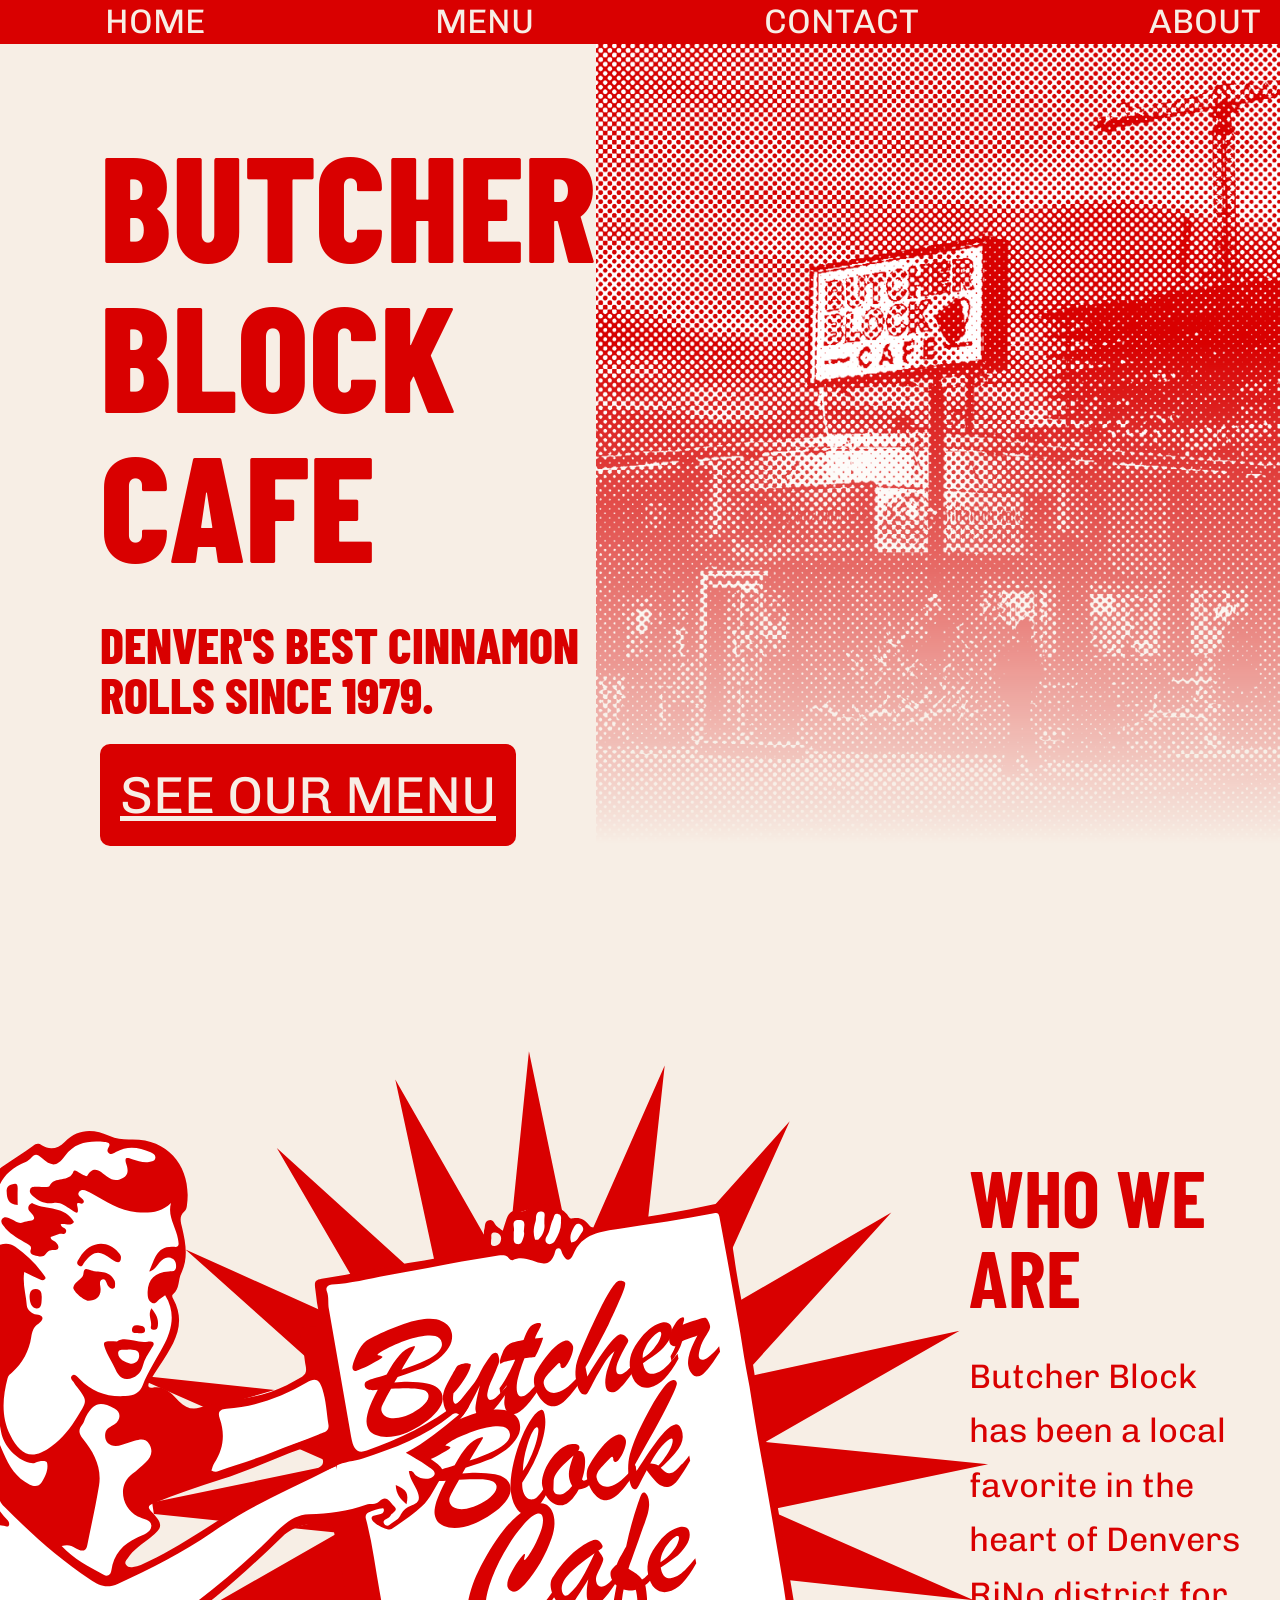
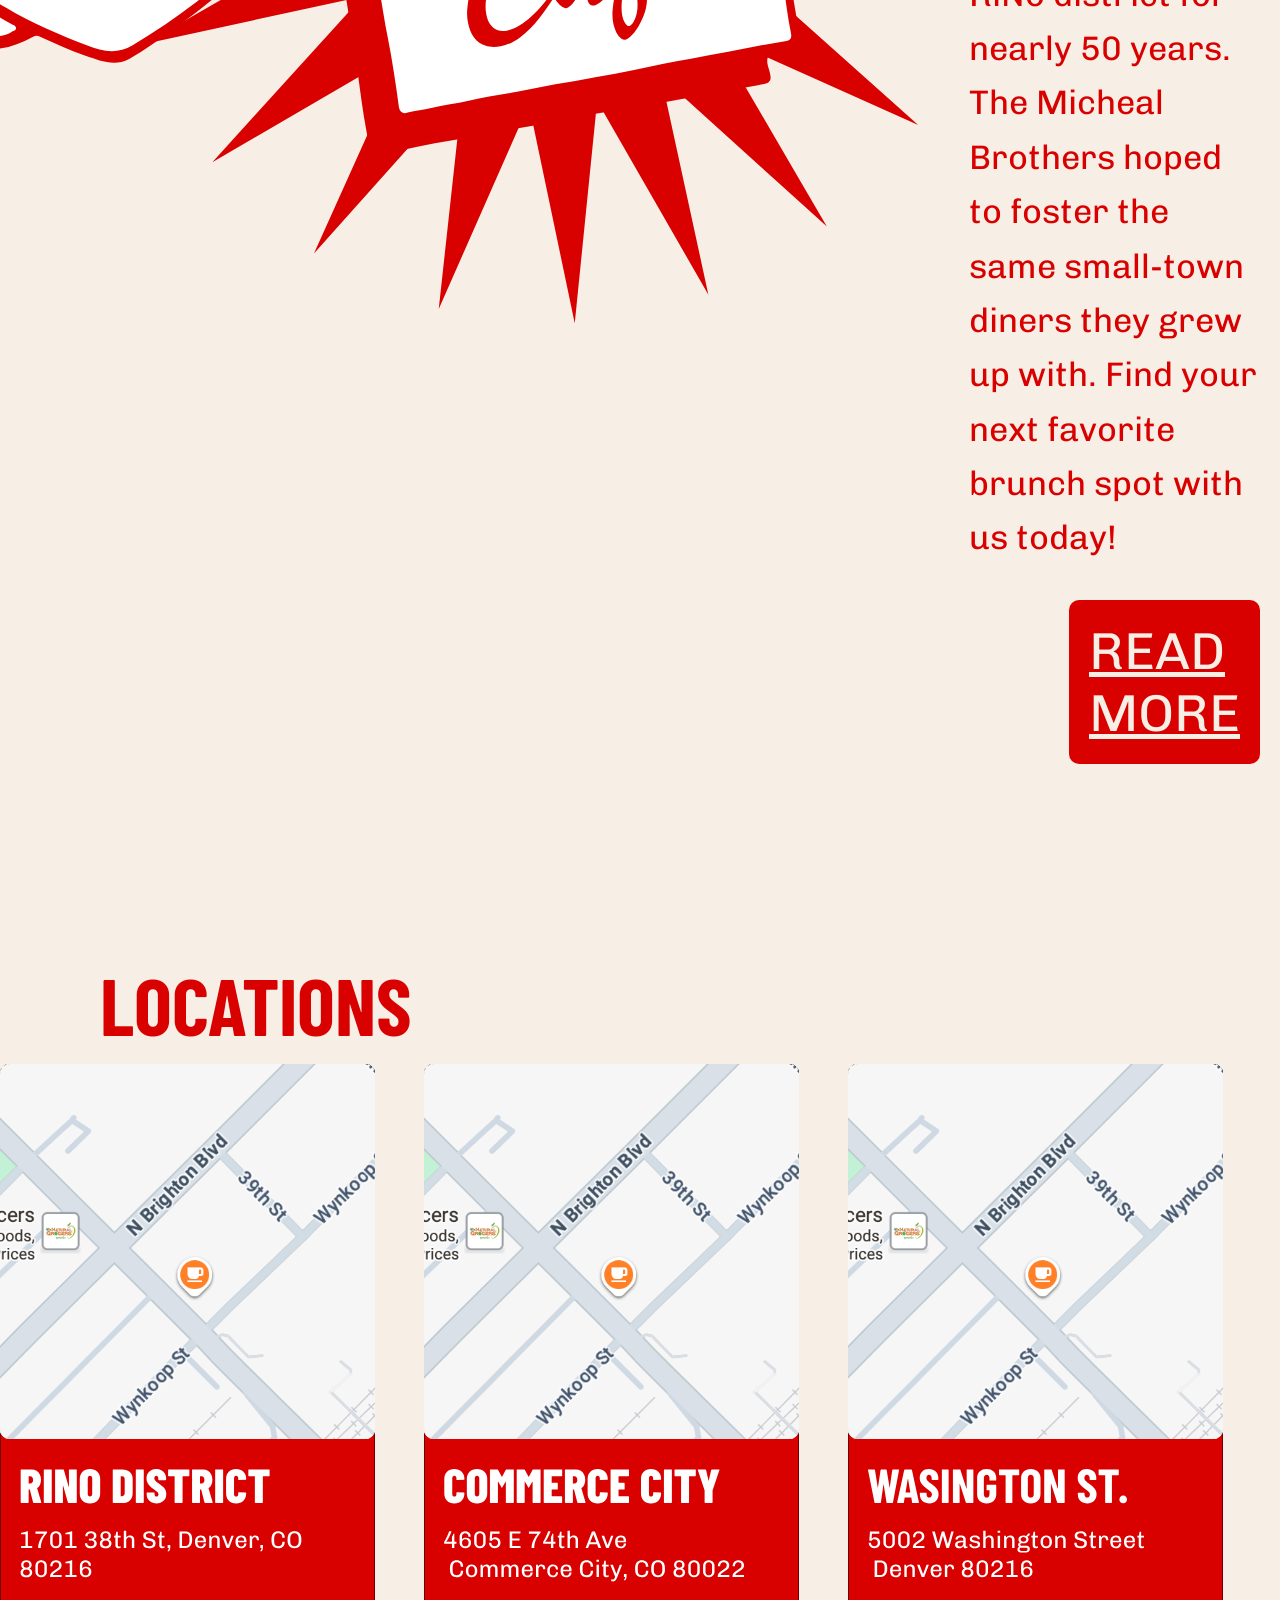
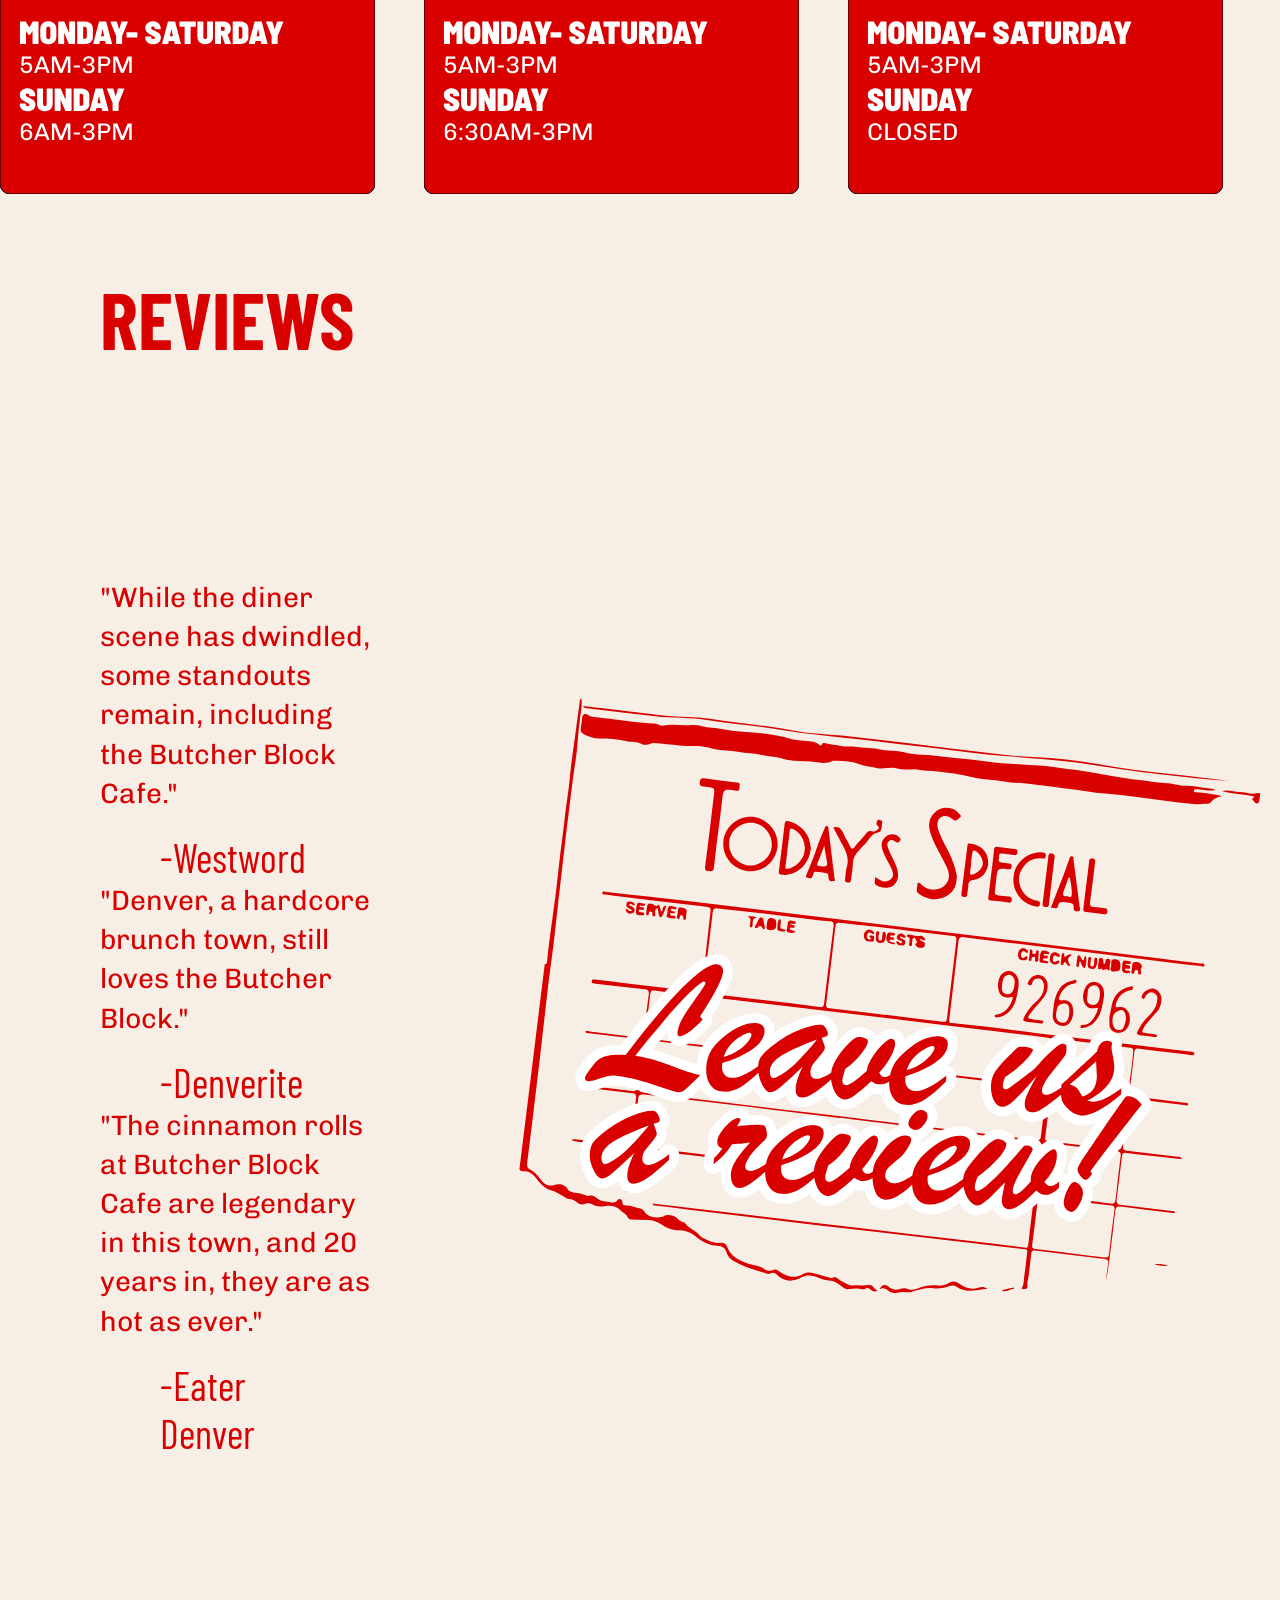
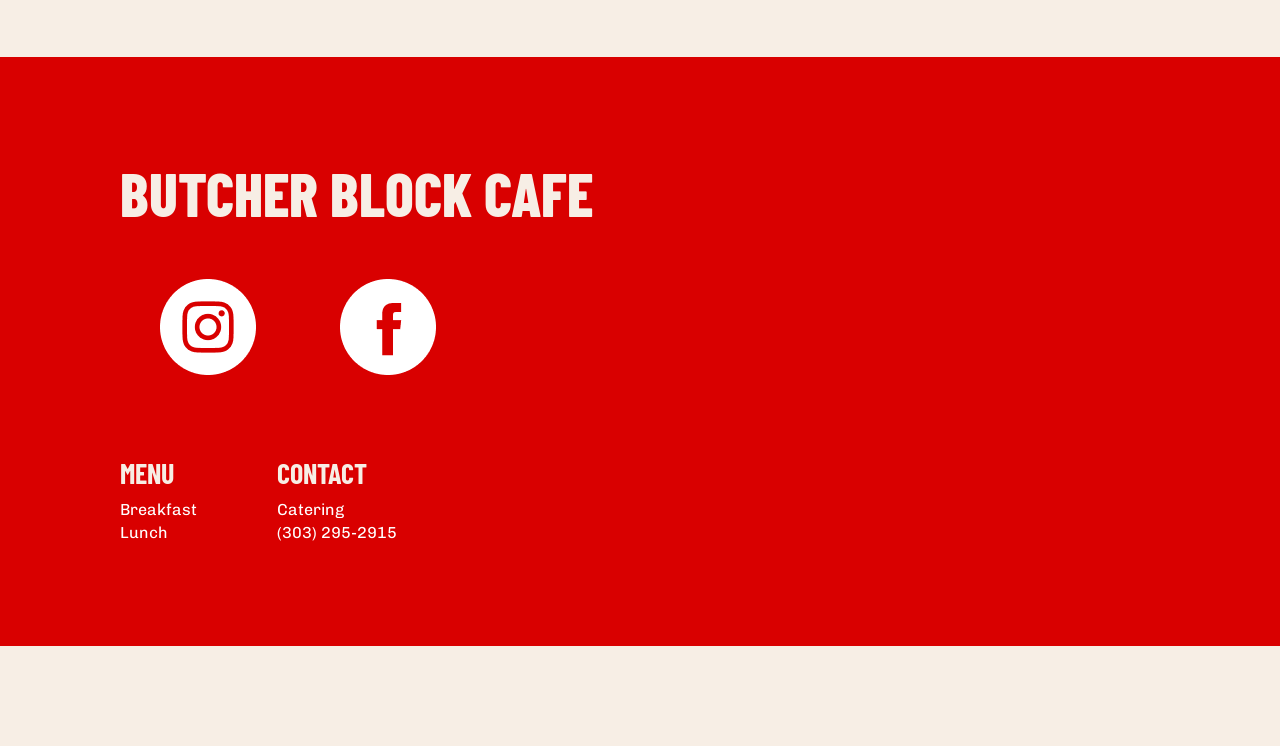
<file: index.html>
<!DOCTYPE html>
<html>
<head>
    <link rel="stylesheet" href="style.css">

    <link rel="preconnect" href="https://fonts.googleapis.com"> 
    <link rel="preconnect" href="https://fonts.gstatic.com" crossorigin>
<link href="https://fonts.googleapis.com/css2?family=Barlow+Condensed:wght@400;800&family=Chivo&family=Kaushan+Script&family=Mea+Culpa&family=Oswald&family=Patua+One&family=Playwrite+IE&family=Roboto+Mono&display=swap" rel="stylesheet">
    <style>
    /* #D90000 DARK RED */
    /* #F7EEE5 CREAM */
    /* #FFFFFF WHITE */
    </style>
</head>

<body>
<div class="navbar">
   <a href="index.html" class="nav-item">HOME</a>
    <a href="menu.html" class="nav-item">MENU</a>
    <div class="nav-item">CONTACT</div>
    <div class="nav-item">ABOUT</div>
</div>
<div class="hero">

    <div class="hero-left">
        <div class="hero-title">
            BUTCHER BLOCK CAFE
        </div>

        <h2 class="Denvers-Best">
            Denver's best cinnamon  <br>rolls since 1979.
        </h2>
    </div>

    <div class="hero-right">
        <img src="img/location_halftone.png" alt="Halftone Location">
    </div>
</div>

<a href="menu.html" class="button-primary">
    SEE OUR MENU
</div>
</a>
<section class="who">

    <div class="who-image">
        <img src="img/Hero.svg" alt="Butcher Block illustration">
    </div>

    <div class="who-content">
        <h2 class="who-title">WHO WE ARE</h2>

 <p class="who-text">
            Butcher Block has been a local favorite in the heart of Denvers RiNo district 
            for nearly 50 years. The Micheal Brothers hoped to foster the same small-town 
            diners they grew up with. Find your next favorite brunch spot with us today!
 </p>

        <a href="#" class="button-primary">READ MORE</a>
    </div>
</section>
<div class="locations-text">
    <h3>LOCATIONS</h3>
</div>
<div class="locations">
    <a href="https://www.google.com/maps/dir//Butcher+Block+Cafe,+1701+38th+St,+Denver,+CO+80216/@39.747584,-105.0017792,14z/data=!4m8!4m7!1m0!1m5!1m1!1s0x876c79059d5c621b:0xc7637fb6ae3ee6a5!2m2!1d-104.9746407!2d39.7725982?entry=ttu&g_ep=EgoyMDI2MDUxMS4wIKXMDSoASAFQAw%3D%3D" class="location-card">
        <img src="img/Group 2.svg" alt="RiNo District">
    </a>
    <a href="https://www.google.com/maps?client=safari&rls=en&oe=UTF-8&um=1&ie=UTF-8&fb=1&gl=us&sa=X&geocode=Kc1scwascGyHMcJJoa6XR1Yz&daddr=4605+E+74th+Ave,+Commerce+City,+CO+80022" class="location-card">
        <img src="img/Group 3.svg" alt="Commerce City">
    </a>
    <a href="https://www.google.com/maps/dir//Butcher+Block+Cafe,+5002+Washington+St,+Denver,+CO+80216/@39.747584,-105.0017792,14z/data=!3m1!4b1!4m8!4m7!1m0!1m5!1m1!1s0x876c79ae5d956b57:0xf9ca8182b907dd20!2m2!1d-104.977919!2d39.7876296?entry=ttu&g_ep=EgoyMDI2MDUxMS4wIKXMDSoASAFQAw%3D%3D" class="location-card">
        <img src="img/Group 4.svg" alt="Washington St">
    </a>
</div>
<section>
<section class="reviews">
 <div class="reviews-text">
    <h3>REVIEWS</h3>
</div>
    <div class="reviews-container">

        <div class="reviews-left">

            <div class="review">
                <p>"While the diner scene has dwindled, some standouts remain, including the Butcher Block Cafe."</p>
                <span>-Westword</span>
            </div>

            <div class="review">
                
                <p>"Denver, a hardcore brunch town, still loves the Butcher Block."</p>
                <span>-Denverite</span>
            </div>

            <div class="review">
                <p>"The cinnamon rolls at Butcher Block Cafe are legendary in this town, and 20 years in, they are as hot as ever."</p>
                <span>-Eater Denver</span>
            </div>

        </div>

        <div class="reviews-right">
            <img src="img/Special.svg" style="transform: rotate(7deg);" alt="Review graphic">
        </div>

    </div>

</section>
    </div>
<footer class="footer">

    <div class="footer-left">
        <section class="footer-title">BUTCHER BLOCK CAFE</section>
          <div class="footer-image">
            <img src="img/Instagram_white-2.png" alt="Leave us a review">
        </div>
          <div class="footer-image">
            <img src="img/Facebook_white.png" alt="Leave us a review">
        </div>
    </div>

    <div class="footer-right">
        
        <div class="info">
        <h4>MENU</h4>
            <p>Breakfast</p>
            <p>Lunch</p>
        </div>

        <div class="info">
     <h4>CONTACT</h4>
            <p>Catering</p>
            <p>(303) 295-2915</p>
        </div>

   
    </div>

</footer>
</div>

</body>
</html>
</file>
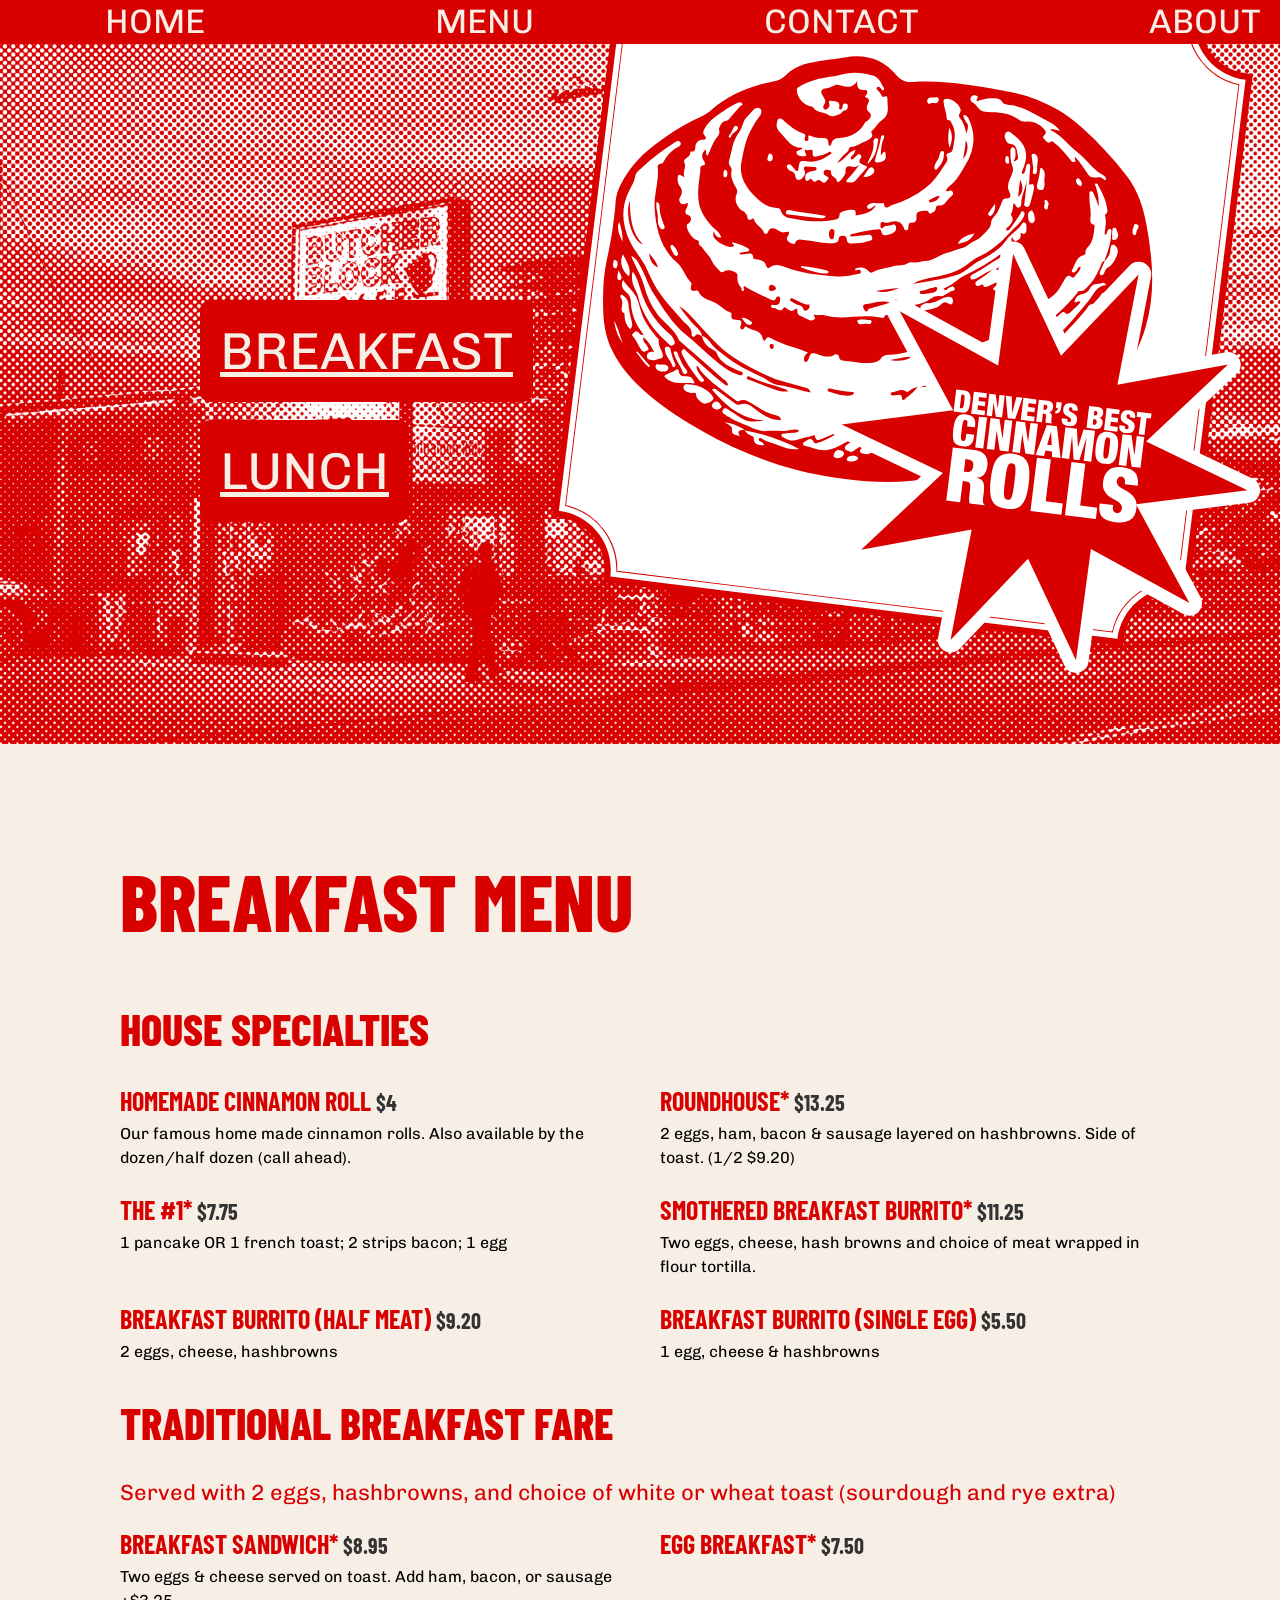
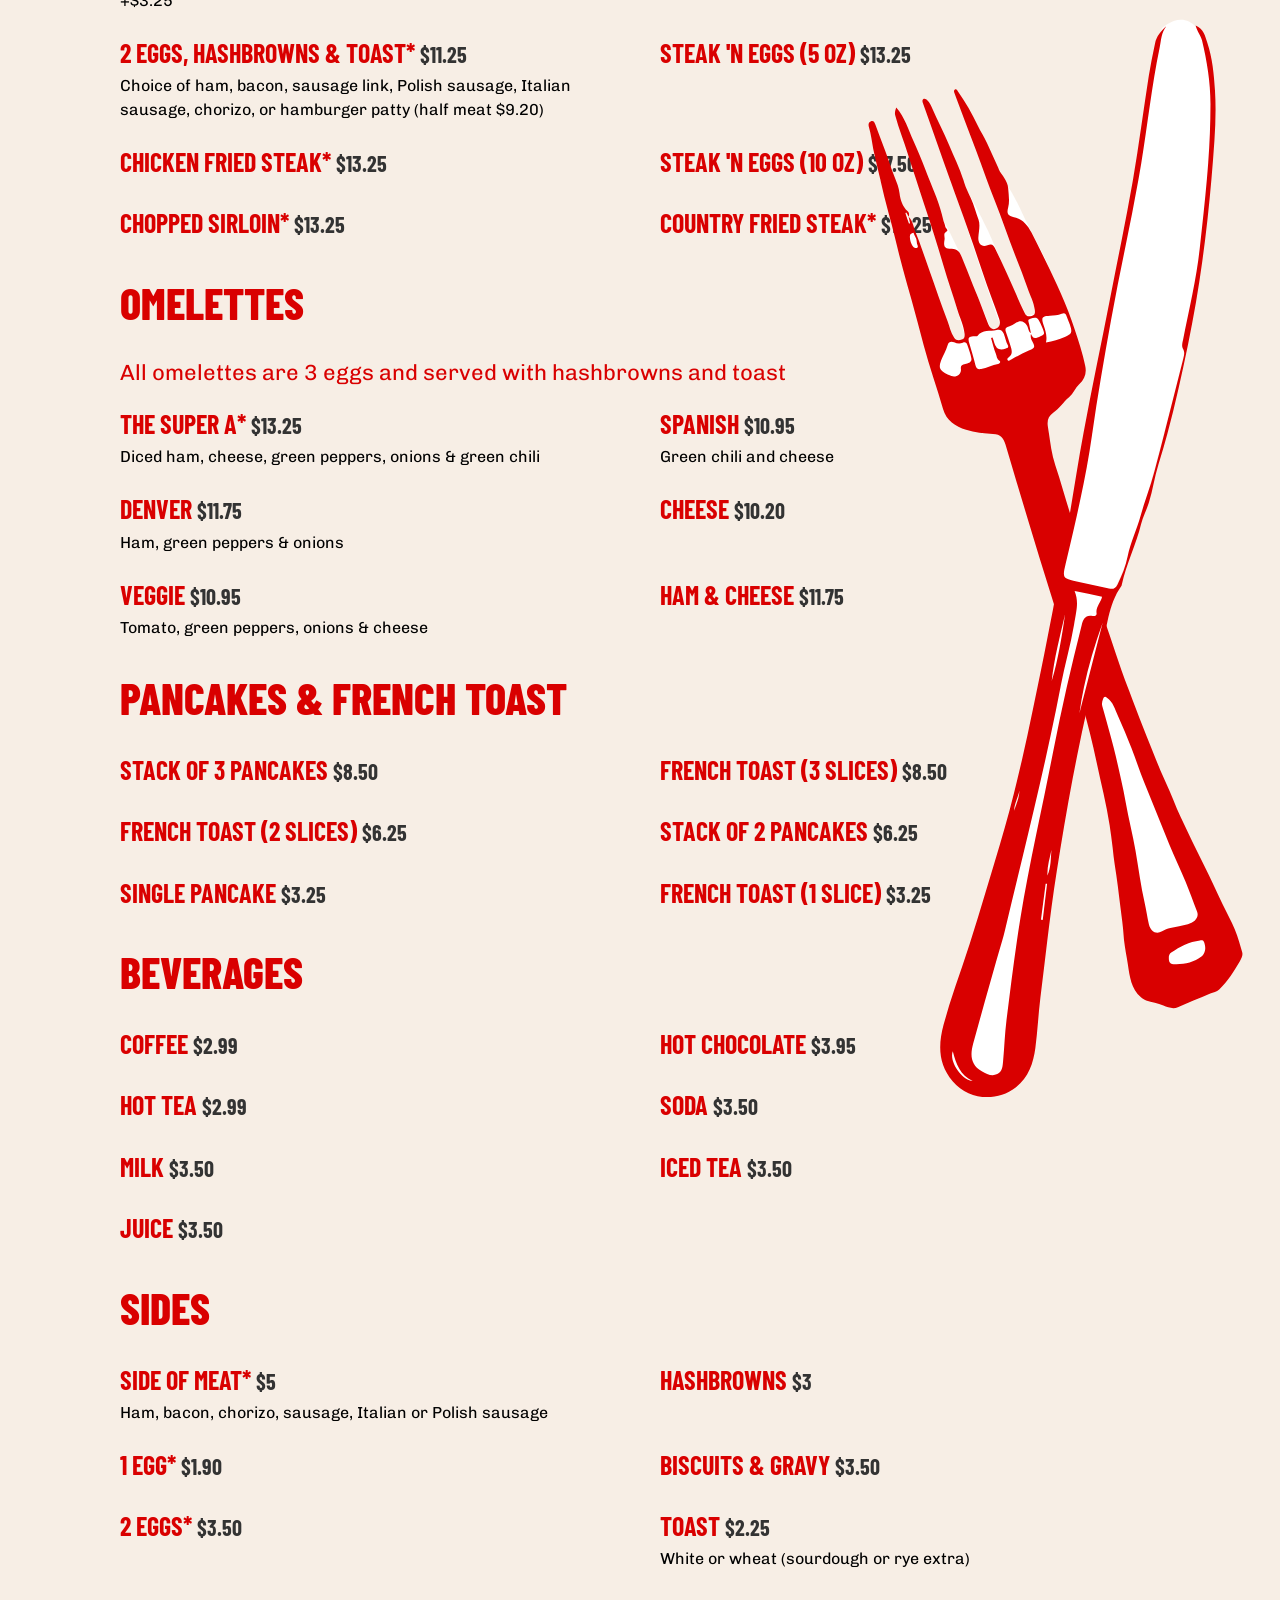
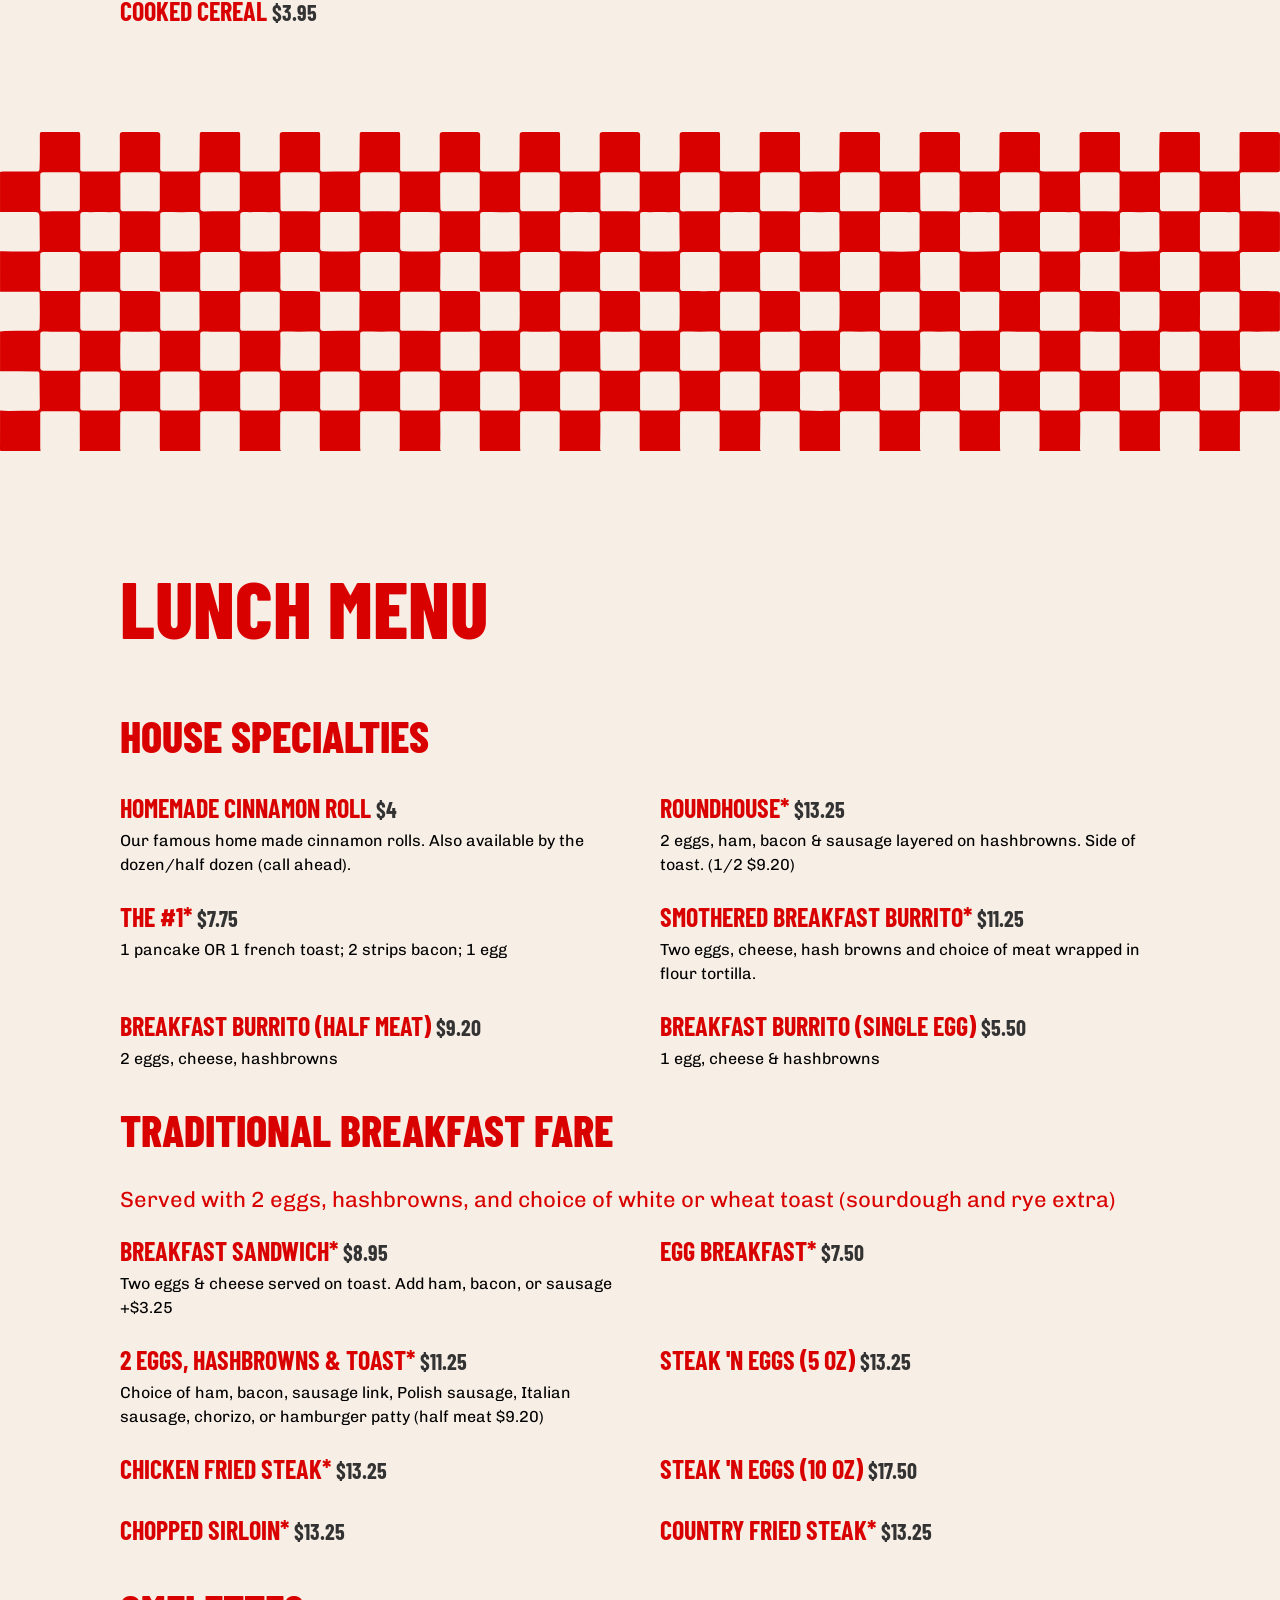
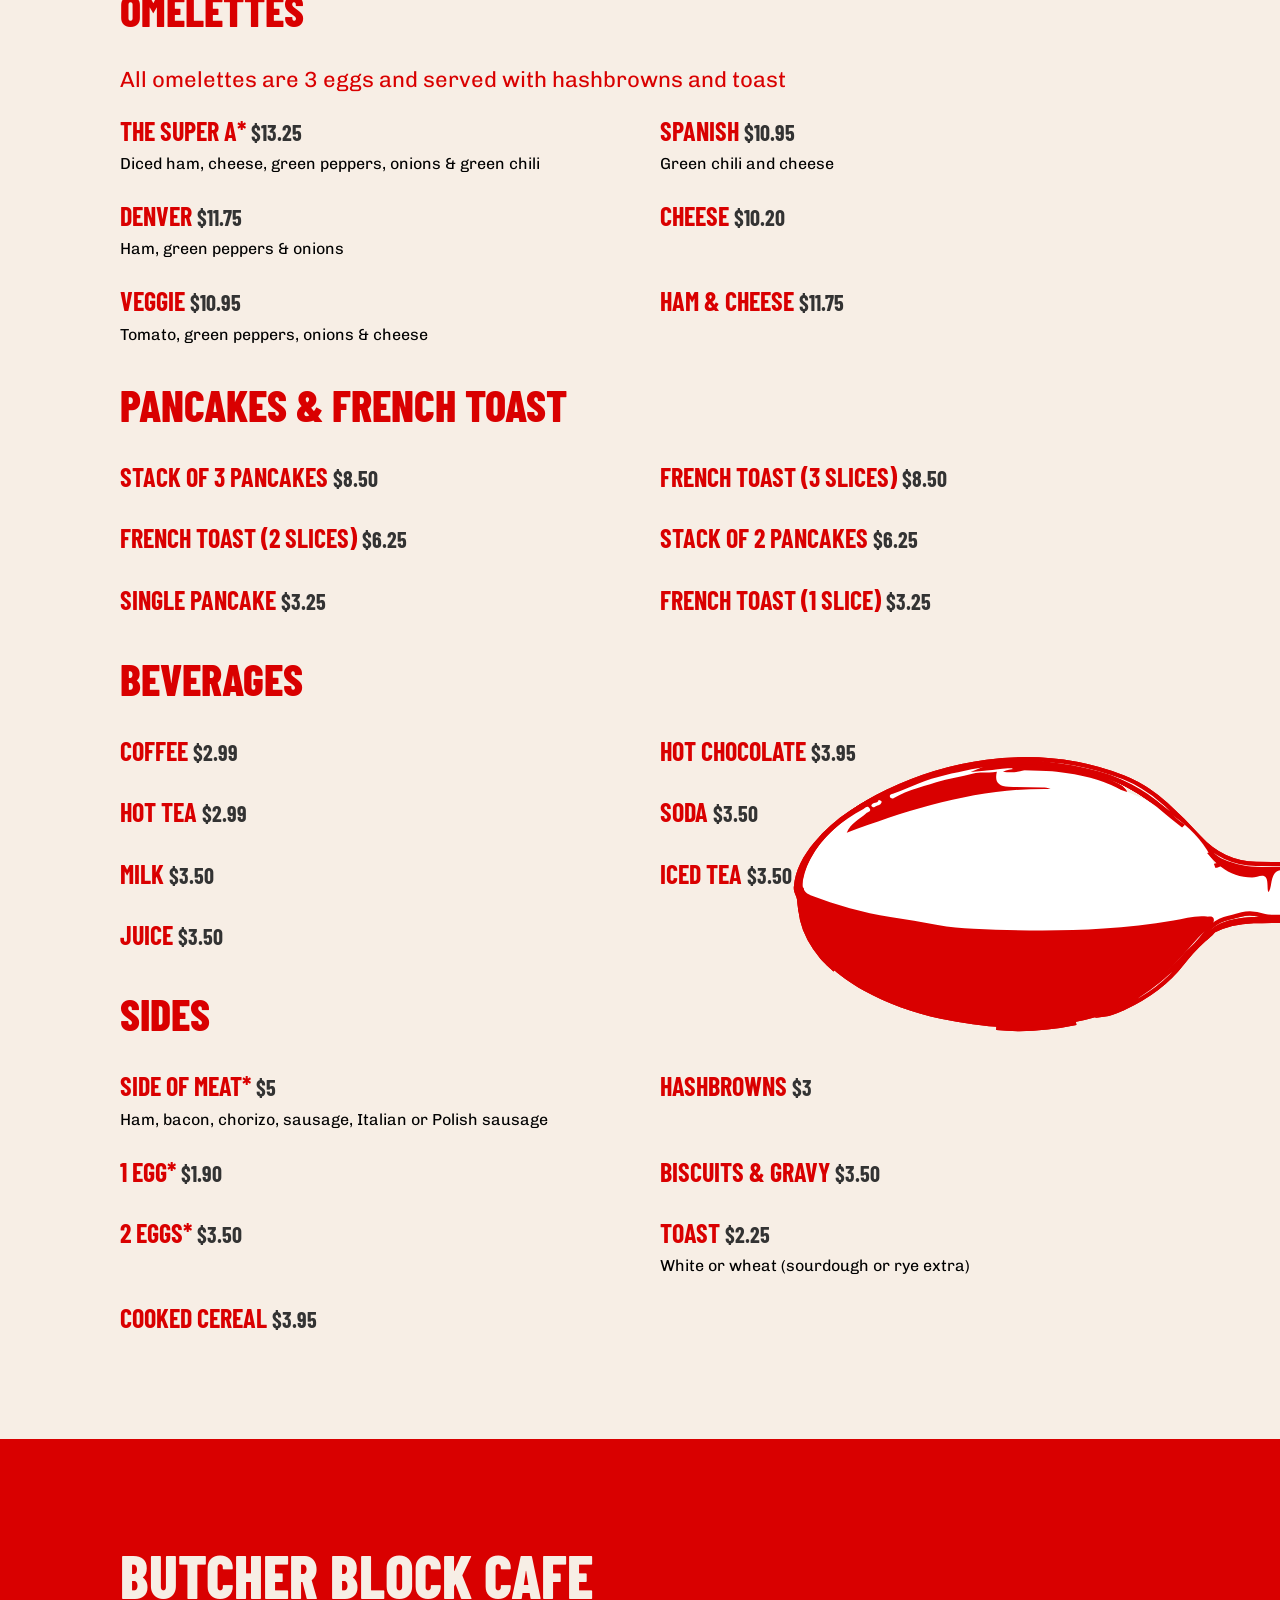
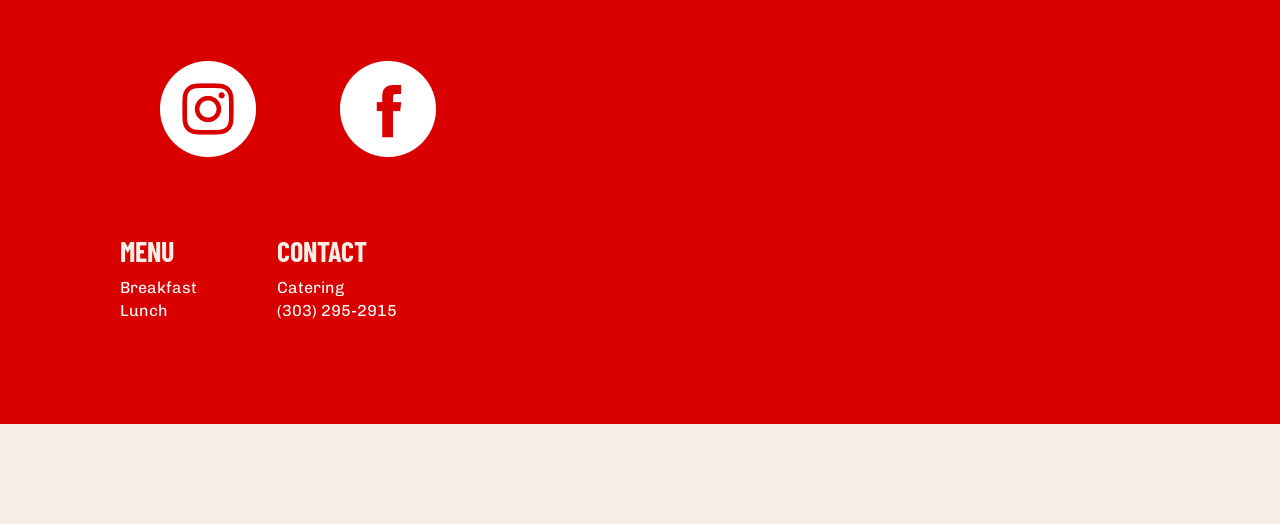
<file: menu.html>
<html>
<head>
    <link rel="stylesheet" href="style.css">
<link rel="preconnect" href="https://fonts.googleapis.com"> 
        <link href="https://fonts.googleapis.com/css2?family=Barlow+Condensed:wght@400;800&family=Chivo&family=Kaushan+Script&family=Mea+Culpa&family=Oswald&family=Patua+One&family=Playwrite+IE&family=Roboto+Mono&display=swap" rel="stylesheet">
<link rel="preconnect" href="https://fonts.gstatic.com" crossorigin>
</head>
<body>

<div class="navbar">
       <a href="index.html" class="nav-item">HOME</a>
    <a href="menu.html" class="nav-item">MENU</a>
    <div class="nav-item">CONTACT</div>
    <div class="nav-item">ABOUT</div>
</div>

<div class="hero menu-hero">
<div class="hero-left">
<a href="#breakfast" class="button-primary button-breakfast">BREAKFAST</a>
<a href="#lunch" class="button-primary button-lunch">LUNCH</a>
</div>
        <img src="img/CinnamonRoll.svg" alt="Cinnamon Roll" class="cinnamon">
</div>

<img src="img/Fork&Knife.svg" class="forks" alt="Fork and Knife, Let's get ready to Eat!">
<section class="menu-section">
    <div class="menu-container">
<h1 class="menu-title" id="breakfast">Breakfast Menu</h1>

<div class="menu-category">
        <h2 class="menu-category-title">House Specialties</h2>
    <div class="menu-grid">
<div class="menu-item">
        <div class="menu-item-name">Homemade Cinnamon Roll <span class="price">$4</span></div>
    <p class="menu-item-desc">Our famous home made cinnamon rolls. Also available by the dozen/half dozen (call ahead).</p>
</div>
    <div class="menu-item">
<div class="menu-item-name">Roundhouse* <span class="price">$13.25</span></div>
        <p class="menu-item-desc">2 eggs, ham, bacon & sausage layered on hashbrowns. Side of toast. (1/2 $9.20)</p>
    </div>
<div class="menu-item">
    <div class="menu-item-name">The #1* <span class="price">$7.75</span></div>
<p class="menu-item-desc">1 pancake OR 1 french toast; 2 strips bacon; 1 egg</p>
</div>
        <div class="menu-item">
<div class="menu-item-name">Smothered Breakfast Burrito* <span class="price">$11.25</span></div>
            <p class="menu-item-desc">Two eggs, cheese, hash browns and choice of meat wrapped in flour tortilla.</p>
        </div>
    <div class="menu-item">
            <div class="menu-item-name">Breakfast Burrito (Half Meat) <span class="price">$9.20</span></div>
<p class="menu-item-desc">2 eggs, cheese, hashbrowns</p>
    </div>
<div class="menu-item">
<div class="menu-item-name">Breakfast Burrito (Single Egg) <span class="price">$5.50</span></div>
    <p class="menu-item-desc">1 egg, cheese & hashbrowns</p>
</div>
    </div>
</div>

        <img src="img/sppoon.svg" class="bg-spoon" alt="">

<div class="menu-category">
    <h2 class="menu-category-title">Traditional Breakfast Fare</h2>
        <p class="menu-note">Served with 2 eggs, hashbrowns, and choice of white or wheat toast (sourdough and rye extra)</p>
<div class="menu-grid">
        <div class="menu-item">
    <div class="menu-item-name">Breakfast Sandwich* <span class="price">$8.95</span></div>
<p class="menu-item-desc">Two eggs & cheese served on toast. Add ham, bacon, or sausage +$3.25</p>
        </div>
<div class="menu-item">
    <div class="menu-item-name">Egg Breakfast* <span class="price">$7.50</span></div>
</div>
    <div class="menu-item">
<div class="menu-item-name">2 Eggs, Hashbrowns & Toast* <span class="price">$11.25</span></div>
        <p class="menu-item-desc">Choice of ham, bacon, sausage link, Polish sausage, Italian sausage, chorizo, or hamburger patty (half meat $9.20)</p>
</div>
        <div class="menu-item">
            <div class="menu-item-name">Steak 'n Eggs (5 oz) <span class="price">$13.25</span></div>
</div>
<div class="menu-item">
        <div class="menu-item-name">Chicken Fried Steak* <span class="price">$13.25</span></div>
</div>
    <div class="menu-item">
<div class="menu-item-name">Steak 'n Eggs (10 oz) <span class="price">$17.50</span></div>
    </div>
        <div class="menu-item">
<div class="menu-item-name">Chopped Sirloin* <span class="price">$13.25</span></div>
        </div>
<div class="menu-item">
    <div class="menu-item-name">Country Fried Steak* <span class="price">$13.25</span></div>
</div>
</div>
</div>

    <div class="menu-category">
<h2 class="menu-category-title">Omelettes</h2>
    <p class="menu-note">All omelettes are 3 eggs and served with hashbrowns and toast</p>
        <div class="menu-grid">
<div class="menu-item">
        <div class="menu-item-name">The Super A* <span class="price">$13.25</span></div>
    <p class="menu-item-desc">Diced ham, cheese, green peppers, onions & green chili</p>
</div>
<div class="menu-item">
<div class="menu-item-name">Spanish <span class="price">$10.95</span></div>
        <p class="menu-item-desc">Green chili and cheese</p>
</div>
    <div class="menu-item">
        <div class="menu-item-name">Denver <span class="price">$11.75</span></div>
<p class="menu-item-desc">Ham, green peppers & onions</p>
    </div>
        <div class="menu-item">
<div class="menu-item-name">Cheese <span class="price">$10.20</span></div>
        </div>
<div class="menu-item">
    <div class="menu-item-name">Veggie <span class="price">$10.95</span></div>
        <p class="menu-item-desc">Tomato, green peppers, onions & cheese</p>
</div>
    <div class="menu-item">
<div class="menu-item-name">Ham & Cheese <span class="price">$11.75</span></div>
    </div>
        </div>
</div>

<div class="menu-category">
        <h2 class="menu-category-title">Pancakes & French Toast</h2>
    <div class="menu-grid">
<div class="menu-item">
    <div class="menu-item-name">Stack of 3 Pancakes <span class="price">$8.50</span></div>
</div>
        <div class="menu-item">
<div class="menu-item-name">French Toast (3 slices) <span class="price">$8.50</span></div>
        </div>
<div class="menu-item">
        <div class="menu-item-name">French Toast (2 slices) <span class="price">$6.25</span></div>
</div>
    <div class="menu-item">
<div class="menu-item-name">Stack of 2 Pancakes <span class="price">$6.25</span></div>
    </div>
<div class="menu-item">
    <div class="menu-item-name">Single Pancake <span class="price">$3.25</span></div>
</div>
        <div class="menu-item">
    <div class="menu-item-name">French Toast (1 slice) <span class="price">$3.25</span></div>
        </div>
    </div>
</div>

<div class="menu-double-col">
    <div class="menu-category">
<h2 class="menu-category-title">Beverages</h2>
        <div class="menu-grid">
<div class="menu-item"><div class="menu-item-name">Coffee <span class="price">$2.99</span></div></div>
    <div class="menu-item"><div class="menu-item-name">Hot Chocolate <span class="price">$3.95</span></div></div>
        <div class="menu-item"><div class="menu-item-name">Hot Tea <span class="price">$2.99</span></div></div>
<div class="menu-item"><div class="menu-item-name">Soda <span class="price">$3.50</span></div></div>
        <div class="menu-item"><div class="menu-item-name">Milk <span class="price">$3.50</span></div></div>
<div class="menu-item"><div class="menu-item-name">Iced Tea <span class="price">$3.50</span></div></div>
    <div class="menu-item"><div class="menu-item-name">Juice <span class="price">$3.50</span></div></div>
        </div>
</div>
        <div class="menu-category">
<h2 class="menu-category-title">Sides</h2>
    <div class="menu-grid">
        <div class="menu-item">
<div class="menu-item-name">Side of Meat* <span class="price">$5</span></div>
    <p class="menu-item-desc">Ham, bacon, chorizo, sausage, Italian or Polish sausage</p>
        </div>
<div class="menu-item">
        <div class="menu-item-name">Hashbrowns <span class="price">$3</span></div>
</div>
    <div class="menu-item">
<div class="menu-item-name">1 Egg* <span class="price">$1.90</span></div>
    </div>
<div class="menu-item">
    <div class="menu-item-name">Biscuits & Gravy <span class="price">$3.50</span></div>
</div>
        <div class="menu-item">
<div class="menu-item-name">2 Eggs* <span class="price">$3.50</span></div>
        </div>
<div class="menu-item">
        <div class="menu-item-name">Toast <span class="price">$2.25</span></div>
    <p class="menu-item-desc">White or wheat (sourdough or rye extra)</p>
</div>
    <div class="menu-item">
<div class="menu-item-name">Cooked Cereal <span class="price">$3.95</span></div>
    </div>
</div>

</section>
                    <img src="img/CHECKER.svg" class="checker" alt="">
</section>
<section class="menu-section">
    <div class="menu-container">
<h1 class="menu-title" id="breakfast">Lunch Menu</h1>

<div class="menu-category">
        <h2 class="menu-category-title">House Specialties</h2>
    <div class="menu-grid">
<div class="menu-item">
        <div class="menu-item-name">Homemade Cinnamon Roll <span class="price">$4</span></div>
    <p class="menu-item-desc">Our famous home made cinnamon rolls. Also available by the dozen/half dozen (call ahead).</p>
</div>
    <div class="menu-item">
<div class="menu-item-name">Roundhouse* <span class="price">$13.25</span></div>
        <p class="menu-item-desc">2 eggs, ham, bacon & sausage layered on hashbrowns. Side of toast. (1/2 $9.20)</p>
    </div>
<div class="menu-item">
    <div class="menu-item-name">The #1* <span class="price">$7.75</span></div>
<p class="menu-item-desc">1 pancake OR 1 french toast; 2 strips bacon; 1 egg</p>
</div>
        <div class="menu-item">
<div class="menu-item-name">Smothered Breakfast Burrito* <span class="price">$11.25</span></div>
            <p class="menu-item-desc">Two eggs, cheese, hash browns and choice of meat wrapped in flour tortilla.</p>
        </div>
    <div class="menu-item">
            <div class="menu-item-name">Breakfast Burrito (Half Meat) <span class="price">$9.20</span></div>
<p class="menu-item-desc">2 eggs, cheese, hashbrowns</p>
    </div>
<div class="menu-item">
<div class="menu-item-name">Breakfast Burrito (Single Egg) <span class="price">$5.50</span></div>
    <p class="menu-item-desc">1 egg, cheese & hashbrowns</p>
</div>
    </div>
</div>

        <img src="img/sppoon.svg" class="bg-spoon" alt="">

<div class="menu-category">
    <h2 class="menu-category-title">Traditional Breakfast Fare</h2>
        <p class="menu-note">Served with 2 eggs, hashbrowns, and choice of white or wheat toast (sourdough and rye extra)</p>
<div class="menu-grid">
        <div class="menu-item">
    <div class="menu-item-name">Breakfast Sandwich* <span class="price">$8.95</span></div>
<p class="menu-item-desc">Two eggs & cheese served on toast. Add ham, bacon, or sausage +$3.25</p>
        </div>
<div class="menu-item">
    <div class="menu-item-name">Egg Breakfast* <span class="price">$7.50</span></div>
</div>
    <div class="menu-item">
<div class="menu-item-name">2 Eggs, Hashbrowns & Toast* <span class="price">$11.25</span></div>
        <p class="menu-item-desc">Choice of ham, bacon, sausage link, Polish sausage, Italian sausage, chorizo, or hamburger patty (half meat $9.20)</p>
</div>
        <div class="menu-item">
            <div class="menu-item-name">Steak 'n Eggs (5 oz) <span class="price">$13.25</span></div>
</div>
<div class="menu-item">
        <div class="menu-item-name">Chicken Fried Steak* <span class="price">$13.25</span></div>
</div>
    <div class="menu-item">
<div class="menu-item-name">Steak 'n Eggs (10 oz) <span class="price">$17.50</span></div>
    </div>
        <div class="menu-item">
<div class="menu-item-name">Chopped Sirloin* <span class="price">$13.25</span></div>
        </div>
<div class="menu-item">
    <div class="menu-item-name">Country Fried Steak* <span class="price">$13.25</span></div>
</div>
</div>
</div>

    <div class="menu-category">
<h2 class="menu-category-title">Omelettes</h2>
    <p class="menu-note">All omelettes are 3 eggs and served with hashbrowns and toast</p>
        <div class="menu-grid">
<div class="menu-item">
        <div class="menu-item-name">The Super A* <span class="price">$13.25</span></div>
    <p class="menu-item-desc">Diced ham, cheese, green peppers, onions & green chili</p>
</div>
<div class="menu-item">
<div class="menu-item-name">Spanish <span class="price">$10.95</span></div>
        <p class="menu-item-desc">Green chili and cheese</p>
</div>
    <div class="menu-item">
        <div class="menu-item-name">Denver <span class="price">$11.75</span></div>
<p class="menu-item-desc">Ham, green peppers & onions</p>
    </div>
        <div class="menu-item">
<div class="menu-item-name">Cheese <span class="price">$10.20</span></div>
        </div>
<div class="menu-item">
    <div class="menu-item-name">Veggie <span class="price">$10.95</span></div>
        <p class="menu-item-desc">Tomato, green peppers, onions & cheese</p>
</div>
    <div class="menu-item">
<div class="menu-item-name">Ham & Cheese <span class="price">$11.75</span></div>
    </div>
        </div>
</div>

<div class="menu-category">
        <h2 class="menu-category-title">Pancakes & French Toast</h2>
    <div class="menu-grid">
<div class="menu-item">
    <div class="menu-item-name">Stack of 3 Pancakes <span class="price">$8.50</span></div>
</div>
        <div class="menu-item">
<div class="menu-item-name">French Toast (3 slices) <span class="price">$8.50</span></div>
        </div >
<div class="menu-item">
        <div class="menu-item-name">French Toast (2 slices) <span class="price">$6.25</span></div>
</div>
    <div class="menu-item">
<div class="menu-item-name">Stack of 2 Pancakes <span class="price">$6.25</span></div>
    </div>
<div class="menu-item">
    <div class="menu-item-name">Single Pancake <span class="price">$3.25</span></div>
</div>
        <div class="menu-item">
    <div class="menu-item-name">French Toast (1 slice) <span class="price">$3.25</span></div>
        </div>
    </div>
</div>

<div class="menu-double-col">
    <div class="menu-category">
<h2 class="menu-category-title">Beverages</h2>
        <div class="menu-grid">
<div class="menu-item"><div class="menu-item-name">Coffee <span class="price">$2.99</span></div></div>
    <div class="menu-item"><div class="menu-item-name">Hot Chocolate <span class="price">$3.95</span></div></div>
        <div class="menu-item"><div class="menu-item-name">Hot Tea <span class="price">$2.99</span></div></div>
<div class="menu-item"><div class="menu-item-name">Soda <span class="price">$3.50</span></div></div>
        <div class="menu-item"><div class="menu-item-name">Milk <span class="price">$3.50</span></div></div>
<div class="menu-item"><div class="menu-item-name">Iced Tea <span class="price">$3.50</span></div></div>
    <div class="menu-item"><div class="menu-item-name">Juice <span class="price">$3.50</span></div></div>
        </div >
</div>
        <div class="menu-category">
<h2 class="menu-category-title">Sides</h2>
    <div class="menu-grid">
        <div class="menu-item">
<div class="menu-item-name">Side of Meat* <span class="price">$5</span></div>
    <p class="menu-item-desc">Ham, bacon, chorizo, sausage, Italian or Polish sausage</p>
        </div>
<div class="menu-item">
        <div class="menu-item-name">Hashbrowns <span class="price">$3</span></div>
</div>
    <div class="menu-item">
<div class="menu-item-name">1 Egg* <span class="price">$1.90</span></div>
    </div>
<div class="menu-item">
    <div class="menu-item-name">Biscuits & Gravy <span class="price">$3.50</span></div>
</div>
        <div class="menu-item">
<div class="menu-item-name">2 Eggs* <span class="price">$3.50</span></div>
        </div>
<div class="menu-item">
        <div class="menu-item-name">Toast <span class="price">$2.25</span></div>
    <p class="menu-item-desc">White or wheat (sourdough or rye extra)</p>
</div>
    <div class="menu-item">
<div class="menu-item-name">Cooked Cereal <span class="price">$3.95</span></div>
    </section >
</div>

<footer class="footer">

    <div class="footer-left">
        <section class="footer-title">BUTCHER BLOCK CAFE</section>
          <div class="footer-image">
            <img src="img/Instagram_white-2.png" alt="Leave us a review">
        </div>
          <div class="footer-image">
            <img src="img/Facebook_white.png" alt="Leave us a review">
        </div>
    </div>

    <div class="footer-right">
        
        <div class="info">
            <h4>MENU</h4>
            <p>Breakfast</p>
            <p>Lunch</p>
        </div>

        <div class="info">
            <h4>CONTACT</h4>
            <p>Catering</p>
            <p>(303) 295-2915</p >
        </div>

   
    </div>

</footer>
</body>
</html>
</file>
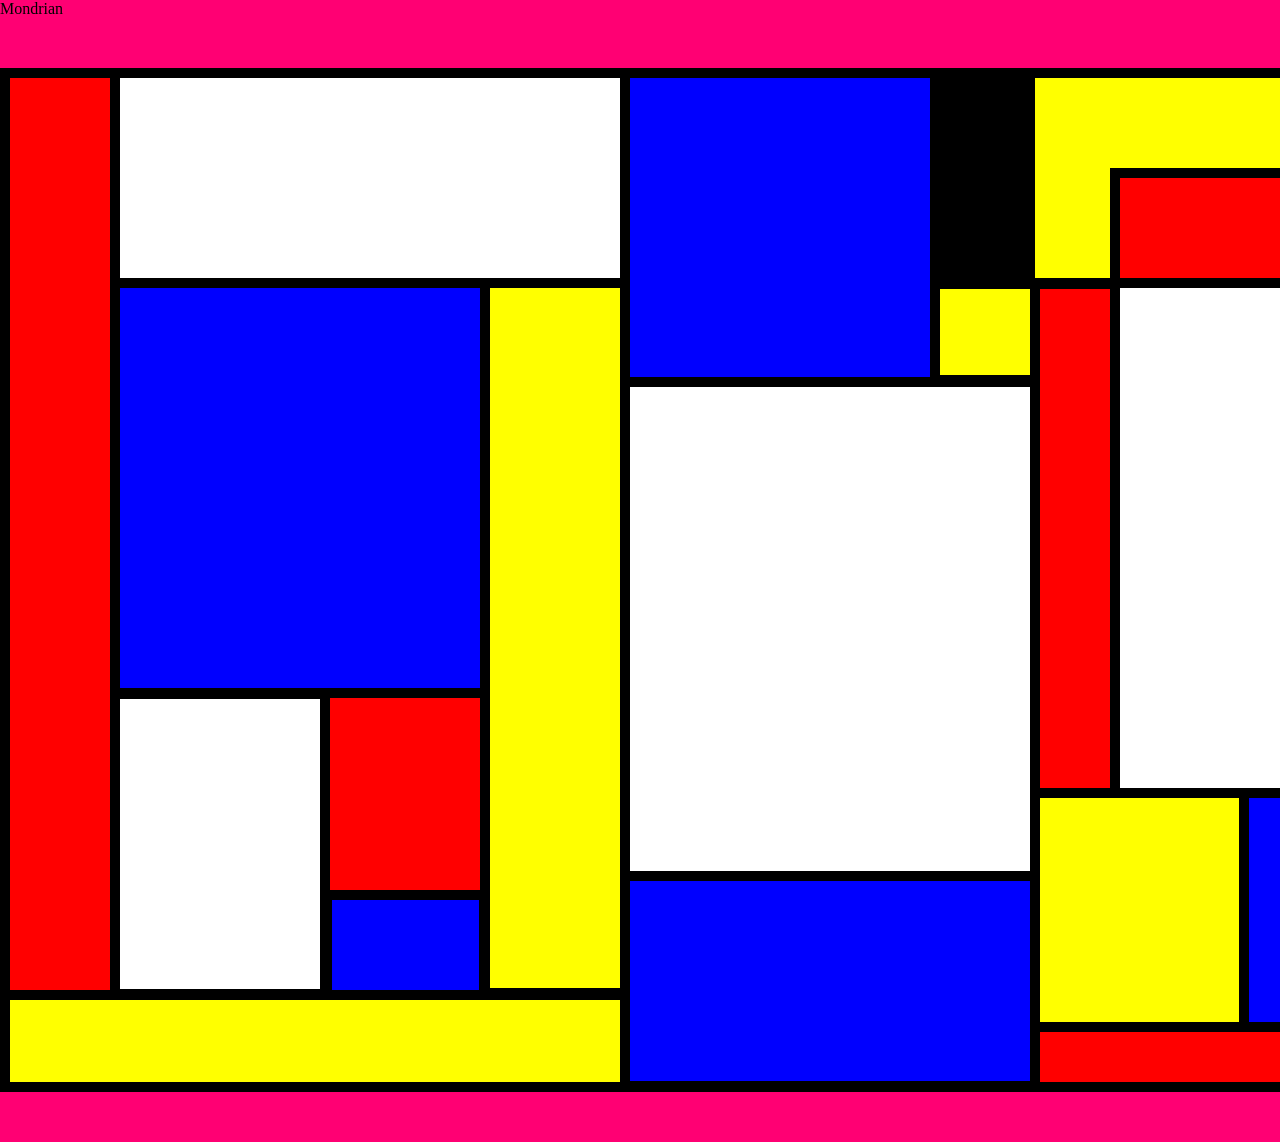
<file: mondrian/Mondrian.html>
<!DOCTYPE html>
<head>
    <link rel="stylesheet" href="style.css">
    <name>
        Mondrian
    </name>
</head>
<body>
    <main class="container">
<div id="b1"
class="box red"></div>
<div id="b2"
class="box white"></div>
<div id="b3"
class="box yellow"></div>
<div id="b4"
class="box white"></div>
<div id="b5"
class="box blue"></div>
<div id="b6"
class="box blue"></div>
<div id="b7"
class="box red"></div>
<div id="b8"
class="box white"></div>
<div id="b9"
class="box white"></div>
<div id="b10"
class="box blue"></div>
<div id="b11"
class="box yellow"></div>
<div id="b12"
class="box red"></div>
<div id="b13"
class="box yellow"></div>
<div id="b14"
class="box red"></div>
<div id="b15"
class="box yellow"></div>
<div id="b16"
class="box yellow"></div>
<div id="b17"
class="box red"></div>
<div id="b18"
class="box blue"></div>
<div id="b19"
class="box blue"></div>
<div id="b20"
class="box red"></div>
    </main>

</body>
</file>
<file: style.css>
body {
    margin: 0;
    padding: 0 ;
    background-color: #F7EEE5;
}

#UTCHERBLOCK {
    color: #D90000;
    font-family: "Barlow Condensed";
    font-weight: 800;
    font-size: 200px ;
    display: inline-block;
    font-style: normal;
    line-height: 174px;
}
h1 {
    font-family: "Barlow Condensed", sans-serif;
    font-size: 150px;
    line-height: 1;
    font-weight: 800 ;
    text-transform: uppercase;
}

h2 {
    font-family: "chivo", sans-serif;
    font-size: 48px;
    font-weight: 1000px;
    color: #D90000 ;
    text-transform: uppercase;
    line-height: 1;
}

h3 {
    font-family: "Barlow Condensed", sans-serif;
    font-weight: 800px;
    font-size: 12px ;
    line-height: 1;
    text-transform: uppercase;
}
.reviews-text h3 {
    margin-left: 100px;
}

.locations-text h3 {
    margin-left: 100px ;
}

p {
    font-family: "Chivo", sans-serif;
    font-size: 22px;
    max width: 70%;
    color: #D90000;
    font-weight: 400 ;
}

.navbar {
    width: 100%;
    top: 0px;
    padding: 6px 143px ;
    margin: -100px;
    background: #D90000;
    gap: 230px;
    display: flex;
    position: sticky;
    justify-content: center;
    z-index: 10;
}

.nav-item {
    font-family: "Chivo", sans-serif;
    color: #F7EEE5 ;
    font-size: 34px;
    line-height: 32px;
    font-weight: 400px;
}

.nav-item:hover {
    opacity: 0.7;
}

a.nav-item {
    text-decoration: none;
    color: #F7EEE5;
}

.hero {
    display: grid;
    height: 900px;
    grid-template-columns: 1fr 1fr ;
    padding: 0 100px;
    align-items: center;
    background: #f7eee500;
}

.hero-title {
    margin-top: 200px ;
    stroke-width: 4px;
    color: #d90000;
    font-family: "Barlow Condensed", sans-serif;
    font-weight: 800;
    font-size: 150px;
    line-height: 1 ;
    text-transform: uppercase;
}

.Denvers-Best {
    color: #d90000;
    font-size: 50px;
    font-family: "Barlow Condensed", sans-serif ;
    font-weight: 800;
    line-height: 1;
    text-transform: uppercase;
}

.hero-title-2 {
    color: #ffffff;
    stroke-color: #d90000;
    font-family: "Barlow Condensed", sans-serif;
    font-size: 150px ;
    line-height: 1;
    font-weight: 800;
    text-transform: uppercase;
}

.hero-right {
    height: 1000px;
    width: 1200px ;
    margin: 0 px;
    margin-right: -150px;
    -webkit-mask-image: linear-gradient(to bottom, black 50%, transparent 100%);
    mask-image: linear-gradient(to bottom, black 50%, transparent 100%);
}

.hero-right img {
    height: 100%;
    width: 100% ;
    object-fit: cover;
}

.cinnamon {
    position: absolute;
    transform: rotate(7deg) ;
    right: 1px;
    top: 35%;
    width: 700px;
    translate: 0 -50%;
}

.button-primary, .button-breakfast, .button-lunch {
    display: inline-flex;
    padding: 20px;
    justify-content: center ;
    background: #D90000;
    color: #F7EEE5;
    border-radius: 10px;
    font-size: 52px ;
    font-family: "chivo", sans-serif;
    transition: all 0.2s ease;
    font-weight: 200px;
    translate: 0 -100px;
    margin: 100px 0px 0px 100px;
}

.button-primary:hover {
    transform: translateY(-3px);
}

.button-breakfast {
    position: absolute;
    top: 300px;
    left: 100px ;
}

.button-lunch {
    position: absolute ;
    top: 420px;
    left: 100px;
}

.who {
    display: block;
    position: relative;
    padding: 20px ;
    margin-top: 90px;
    align-items: center;
    justify-content: flex-end;
    display: flex;
}

.who-image {
    width: 1430px;
    position: absolute;
    top: 12% ;
    left: -405px;
    translate: 0 -200px;
}

.who-title {
    font-size: 80px;
    font-family: "Barlow Condensed", sans-serif;
    margin-top: 100px;
    color: #D90000 ;
    font: weight 100px;
    margin-bottom: 20px;
}

.who-content {
    position: relative;
    margin-left: 1000px ;
}

.who-text {
    font-size: 34px ;
    font-family: "Chivo", sans-serif;
    line-height: 1.6;
    color: #D90000;
    position: relative;
}
h3 {
    font-family: "Barlow Condensed", sans-serif;
    display: inline-block;
    font-size: 80px;
    margin-bottom: 20px ;
    color: #D90000;
    font: weight 100px;
}
.locations {
    margin-top: 100px;
    margin: 0 auto ;
    max-width: 1440px;
    justify-content: center;
}

.location-card {
    display: inline-block ;
    width: 420px;
    transition: all 0.2s ease;
    border-radius: 10px;
    margin: 00px;
}
.location-card:hover {
    transform: translateY(-6px) ;
}

.location-card:active {
    opacity: 0.8;
    transform: translateY(0px);
}
.review span {
    display: block;
    font-family: "Barlow Condensed", sans-serif ;
    margin: auto 160px;
    margin-top: 20px;
    font-size: 40px;
    color: #D90000;
}

.review p {
    font-size: 28px;
    font-family: "Chivo", sans-serif;
    color: #D90000 ;
    margin: auto 100px;
    line-height: 1.4;
}
.reviews-container {
    align-items: center;
    padding: 200px 0px ;
    display: flex;
}

.reviews-right img {
    width: 800px ;
    transform: rotate(70deg);
    height: auto;
}

.review-text {
    font-family: "Chivo", sans-serif;
    max-width: 50%;
    font-size: 34px;
    color: #D90000 ;
    margin: 100px;
    line-height: 1.6;
    position: relative;
}

.footer {
    background: #D90000;
    color: #F7EEE5;
    align-items: flex-start;
    justify-content: space-between;
    padding: 100px 120px;
}

.footer-title {
    font-family: "Barlow Condensed", sans-serif;
    margin-bottom: 10px ;
    font-weight: 800;
    font-size: 60px;
}
.footer-right {
    gap: 80px;
    display: flex ;
}
.info h4 {
    font-family: "Barlow Condensed", sans-serif;
    margin-bottom: 10px;
    font-size: 28px ;
}
.info p {
    font-size: 16px;
    font-family: "Chivo", sans-serif;
    margin: 4px 0;
    color: #ffffff ;
}

.footer-image {
    display: inline-block;
    max-width: 10% ;
    margin: 40px;
}
h4 {
    color: #F7EEE5;
}

.menu-container {
    margin: 0 auto;
    max-width: 1040px;
    padding-top: 50px ;
    padding-bottom: 100px;
}

.section-breakfast {
    position: relative;
}

.forks {
    position: absolute;
    top: 1600px ;
    right: -220px;
    pointer-events: none;
    width: 840px;
}

.bg-spoon {
    position: absolute;
    top: 5100px;
    right: -350px ;
    width: 460px;
    transform: rotate(-90deg);
}

.menu-hero {
    background-image: url(img/location_halftone.png) ;
    background-size: cover;
    background-position: center;
}

.menu-title {
    font-size: 80px;
    font-family: "Barlow Condensed", sans-serif;
    color: #D90000 ;
    font-weight: 800;
}
.menu-category-title {
    font-weight: 800;
    font-family: "Barlow Condensed", sans-serif ;
    font-size: 44px;
    color: #D90000;
    margin-bottom: 24px;
    padding-bottom: 10px ;
}
.menu-grid {
    gap: 24px 40px;
    display: grid;
    grid-template-columns: 1fr 1fr;
}

.menu-item-name {
    font-family: "Barlow Condensed", sans-serif;
    color: #D90000;
    font-size: 26px ;
    margin-bottom: 6px;
    font-weight: 700;
    text-transform: uppercase;
    line-height: 1.2;
}

.price {
    font-weight: 600px;
    font-style: normal ;
    color: #333;
    font-size: 22px;
    right: 0px;
}

.menu-item-desc {
    font-size: 16px ;
    font-family: "Chivo", sans-serif;
    max-width: 100%;
    color: #000000;
    margin: 0;
    line-height: 1.5;
}

.menu-varient .menu-grid {
    grid-template-columns: 1fr ;
}
</file>
<file: mondrian/style.css>
body {
    margin: 0;
    padding: 0;
    background-color: #ff0073;
}

.container {
    position: relative;
    width: 1440px;
    height: 1024px;
    background: rgb(0, 0, 0);
    margin: 50px auto;
}

.box {
    position: absolute;
    border: 10px solid black;
}
.red {
    background-color: red;
}
.blue {
    background-color: rgb(0, 0, 255);
}
.yellow {
    background-color: rgb(255, 255, 0);
}
.white {
    background-color: rgb(255, 255, 255);
}
.black {
    background-color: #000000;
}
#b1 {
    width: 100px;
    height: 920px;
    top: 0;
    left: 0;
}
#b2 {
    width: 500px;
    height: 200px;
    top: px ;
    left: 110px;
}
#b3 {
    width: 395px;
    height: 200px;
    top:0px;
    right: 0px;;
}
#b4 {
    width: 300px;
    height: 500px;
    bottom: 294px;
    left: 1110px;
}
#b5 {
    width: 400px;
    height: 400px;
    bottom: 394px;
    left: 110px;
}
#b6 {
    width: 300px;
    height: 300px;
    bottom: 704px;
    right: 500px;
}
#b7 {
    width: 70px;
    height: 500px;
    bottom: 293px;
    right: 320px;
}
#b8 {
    width: 400px;
    height: 500px;
    bottom: 195px ;
    right: 400px;
}
#b9 {
    width: 200px;
    height: 290px;
    bottom: 93px;
    right: 1110px;
}
#b10 {
    width: 400px;
    height: 200px;
    bottom: 1px;
    right: 400px;
}
#b11 {
    width: 610px;
    height: 82px;
    bottom: 0px;
    right: 810px;
}
#b12 {
    width: 80px;
    height: 284px;
    bottom: 0px;
    right: 5px;
}#b13 {
    width: 200px;
    height: 224px;
    bottom: 60px;
    right: 190px;
}
#b14 {
    width: 295px;
    height: 50px;
    bottom: 0px;
    right: 95px;
}
#b15 {
    width: 130px;
    height: 700px;
    bottom: 94px;
    right: 810px;
}
#b16 {
    width: 90px;
    height: 86px;
    bottom: 707px;
    right: 400px;
}
#b17 {
    width: 150px;
    height: 200px;
    bottom: 184px;
    right: 950px;
}
#b18 {
    width: 147px;
    height: 90px;
    bottom: 92px;
    right: 951px;
}
#b19 {
    width: 85px;
    height: 224px;
    bottom: 60px;
    right: 96px;
}
#b20 {
    width: 300px;
    height: 100px;
    bottom: 804px;
    right: 10px;
}
</file>
